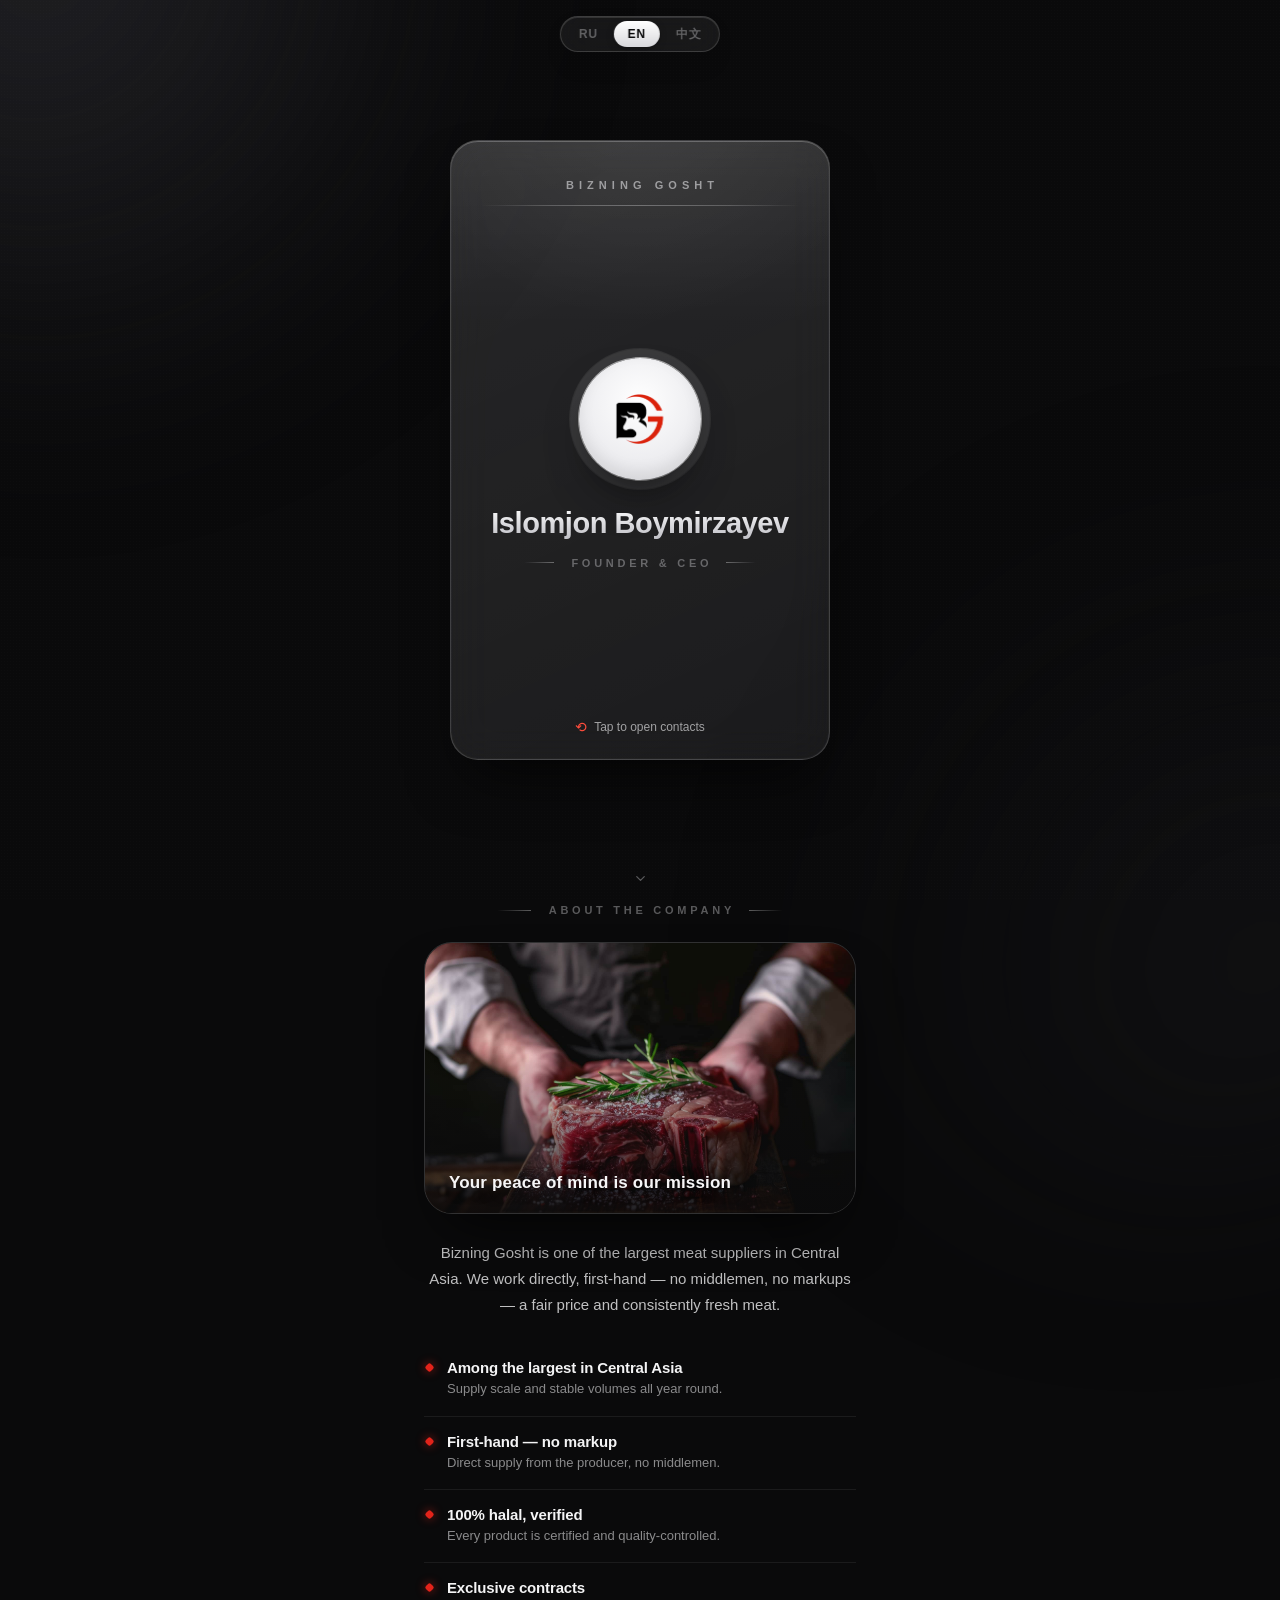
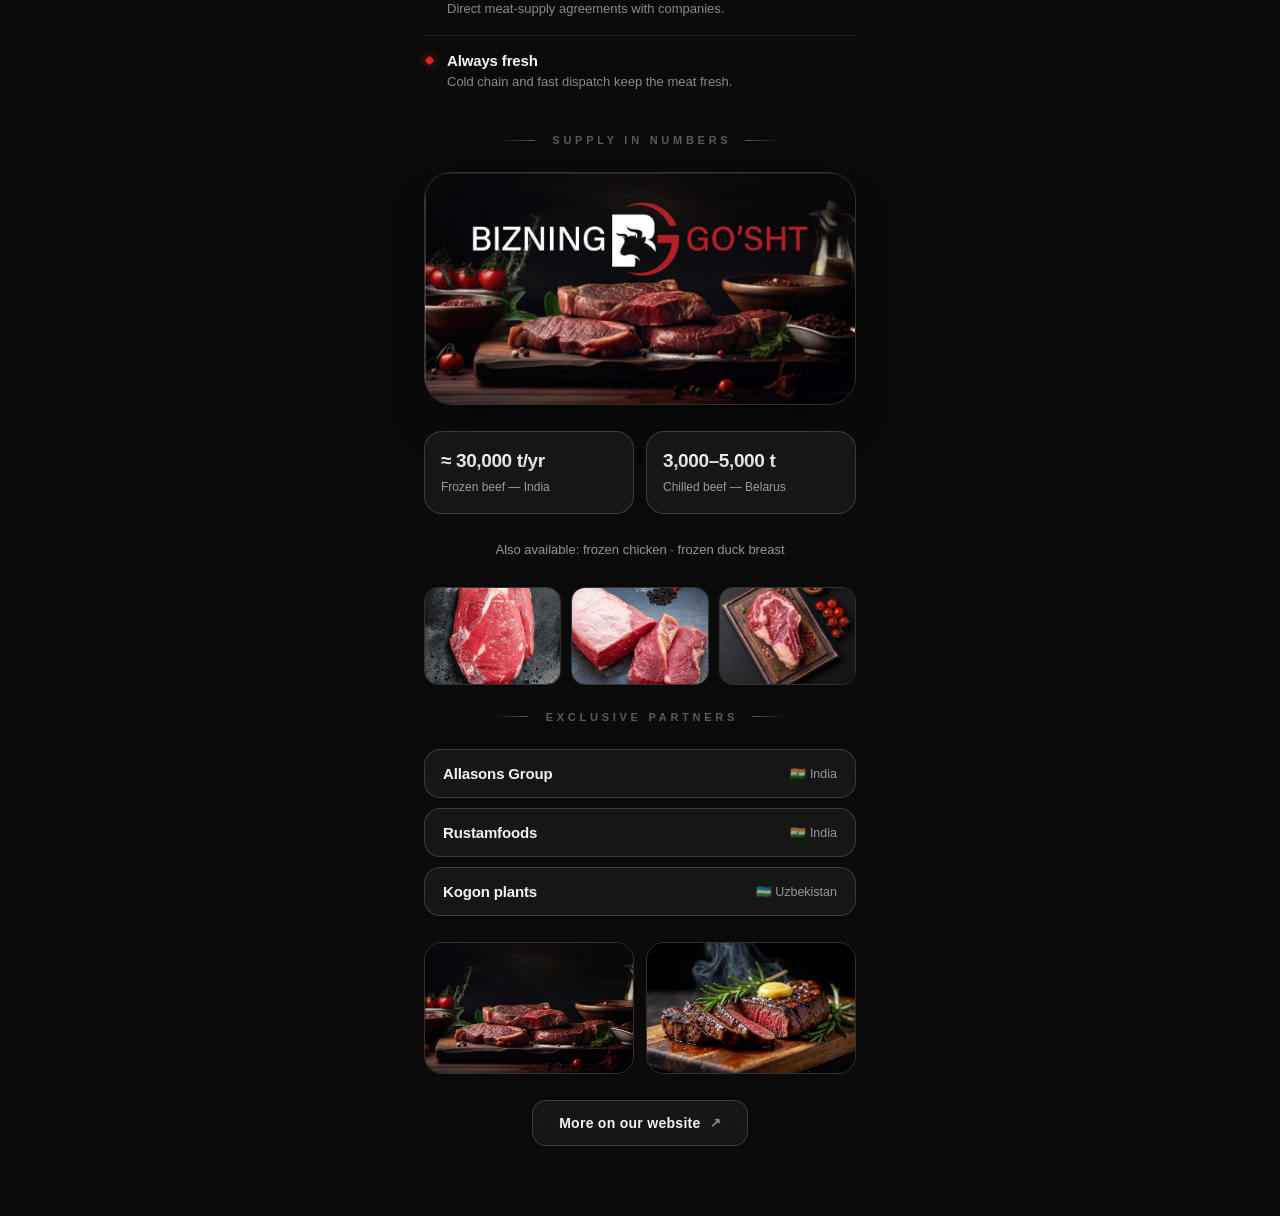
<file: index.html>
<!DOCTYPE html>
<html lang="ru">
<head>
    <meta charset="UTF-8">
    <meta name="viewport" content="width=device-width, initial-scale=1.0, viewport-fit=cover">
    <meta name="theme-color" content="#0a0a0b">
    <meta name="apple-mobile-web-app-capable" content="yes">
    <meta name="apple-mobile-web-app-status-bar-style" content="black-translucent">

    <title>Islomjon Boymirzayev — Bizning Gosht</title>
    <meta name="description" content="Цифровая визитка · Islomjon Boymirzayev · Founder &amp; CEO, Bizning Gosht">

    <!-- Красивый предпросмотр при отправке ссылки в Telegram / WhatsApp -->
    <meta property="og:title" content="Islomjon Boymirzayev — Bizning Gosht">
    <meta property="og:description" content="Founder &amp; CEO, Bizning Gosht. Нажмите, чтобы сохранить контакт.">
    <meta property="og:image" content="logo.png">
    <meta property="og:type" content="profile">

    <link rel="icon" type="image/png" href="logo.png">
    <link rel="apple-touch-icon" href="logo.png">
    <link rel="stylesheet" href="main.css">
</head>
<body>

    <div class="bg-blob bg-blob--1" aria-hidden="true"></div>
    <div class="bg-blob bg-blob--2" aria-hidden="true"></div>
    <div class="bg-grain" aria-hidden="true"></div>

    <div class="lang" role="group" aria-label="Язык / Language / 语言">
        <button class="lang__btn" type="button" data-lang="ru" aria-pressed="false">RU</button>
        <button class="lang__btn" type="button" data-lang="en" aria-pressed="false">EN</button>
        <button class="lang__btn" type="button" data-lang="zh" aria-pressed="false">中文</button>
    </div>

    <main class="scene">
        <div class="card" id="card" role="button" tabindex="0"
             aria-label="Визитка. Нажмите, чтобы перевернуть">

            <!-- ЛИЦЕВАЯ СТОРОНА -->
            <section class="face face--front">
                <div class="face__glow" aria-hidden="true"></div>

                <div class="brandbar">
                    <span class="brandbar__name">Bizning Gosht</span>
                    <span class="brandbar__rule" aria-hidden="true"></span>
                </div>

                <div class="front-center">
                    <div class="logo-badge">
                        <img src="logo.png" alt="Логотип Bizning Gosht">
                    </div>

                    <div class="identity">
                        <h1 class="identity__name">Islomjon&nbsp;Boymirzayev</h1>
                        <p class="identity__title">
                            <span class="identity__rule" aria-hidden="true"></span>
                            Founder &amp; CEO
                            <span class="identity__rule" aria-hidden="true"></span>
                        </p>
                    </div>
                </div>

                <span class="flip-hint">
                    <span class="flip-hint__icon" aria-hidden="true">⟲</span>
                    <span class="flip-hint__txt" data-i18n="flipFront">Нажмите, чтобы открыть контакты</span>
                </span>
            </section>

            <!-- ОБРАТНАЯ СТОРОНА -->
            <section class="face face--back">
                <div class="face__glow" aria-hidden="true"></div>

                <header class="back-head">
                    <span class="back-head__brand">Bizning Gosht</span>
                    <span class="back-head__sub" data-i18n="contacts">Контакты</span>
                </header>

                <div class="contacts">
                    <a class="contact" href="tel:+998946666664" data-noflip>
                        <span class="contact__ic" aria-hidden="true">
                            <svg viewBox="0 0 24 24" width="20" height="20"><path fill="currentColor" d="M6.6 2h3.1l1.6 4-2.1 1.5a13 13 0 0 0 5.8 5.8L16.5 11l4 1.6v3.1c0 1-.8 1.9-1.9 1.8C9.7 17 4 11.3 3.1 2.9 3 1.8 3.9 1 4.9 1z"/></svg>
                        </span>
                        <span class="contact__txt">
                            <small data-i18n="lblPhone">Телефон</small>
                            +998 94 666 66 64
                        </span>
                    </a>

                    <a class="contact" href="mailto:ceo@bizninggosht.uz" data-noflip>
                        <span class="contact__ic" aria-hidden="true">
                            <svg viewBox="0 0 24 24" width="20" height="20"><path fill="currentColor" d="M3 5h18a1 1 0 0 1 1 1v12a1 1 0 0 1-1 1H3a1 1 0 0 1-1-1V6a1 1 0 0 1 1-1zm9 7L4 7v1l8 5 8-5V7z"/></svg>
                        </span>
                        <span class="contact__txt">
                            <small data-i18n="lblEmail">Email</small>
                            ceo@bizninggosht.uz
                        </span>
                    </a>

                    <a class="contact" href="https://t.me/MBimporteRs" target="_blank" rel="noopener" data-noflip>
                        <span class="contact__ic" aria-hidden="true">
                            <svg viewBox="0 0 24 24" width="20" height="20"><path fill="currentColor" d="M21.9 4.3 18.6 19c-.2 1-.9 1.3-1.8.8l-4.9-3.6-2.4 2.3c-.3.3-.5.5-1 .5l.4-5 9-8.1c.4-.3-.1-.5-.6-.2L6.2 13.1l-4.8-1.5c-1-.3-1-1 .2-1.5l18.8-7.2c.9-.3 1.6.2 1.5 1.4z"/></svg>
                        </span>
                        <span class="contact__txt">
                            <small data-i18n="lblTelegram">Telegram</small>
                            @MBimporteRs
                        </span>
                    </a>
                </div>

                <div class="qr">
                    <div class="qr__tile">
                        <img src="qr.svg" alt="QR-код с контактом Islomjon Boymirzayev">
                    </div>
                    <span class="qr__cap" data-i18n="qrCap">Наведите камеру — контакт сохранится сам</span>
                </div>

                <button class="save-btn" type="button" data-noflip>
                    <svg class="save-btn__ic save-btn__ic--save" viewBox="0 0 24 24" width="18" height="18" aria-hidden="true"><path fill="currentColor" d="M12 3v9.6l3.3-3.3 1.4 1.4L12 16.4 7.3 10.7l1.4-1.4L12 12.6V3zM5 18h14v2H5z"/></svg>
                    <svg class="save-btn__ic save-btn__ic--done" viewBox="0 0 24 24" width="18" height="18" aria-hidden="true"><path fill="currentColor" d="M9.6 16.2 4.8 11.4l1.4-1.4 3.4 3.4 8-8L19 6.8z"/></svg>
                    <span class="save-btn__txt" data-i18n="save">Сохранить контакт</span>
                </button>

                <span class="flip-hint flip-hint--back">
                    <span class="flip-hint__icon" aria-hidden="true">⟲</span>
                    <span class="flip-hint__txt" data-i18n="back">Назад</span>
                </span>
            </section>
        </div>
    </main>

    <script>
        window.CARD = {
            family: "Boymirzayev",
            given:  "Islomjon",
            fn:     "Islomjon Boymirzayev",
            org:    "Bizning Gosht",
            title:  "Founder & CEO",
            tel:    "+998946666664",
            email:  "ceo@bizninggosht.uz",
            url:    "https://t.me/MBimporteRs",
            file:   "Islomjon_Boymirzayev.vcf",
        };
    </script>
    <script src="main.js"></script>
</body>
</html>
</file>
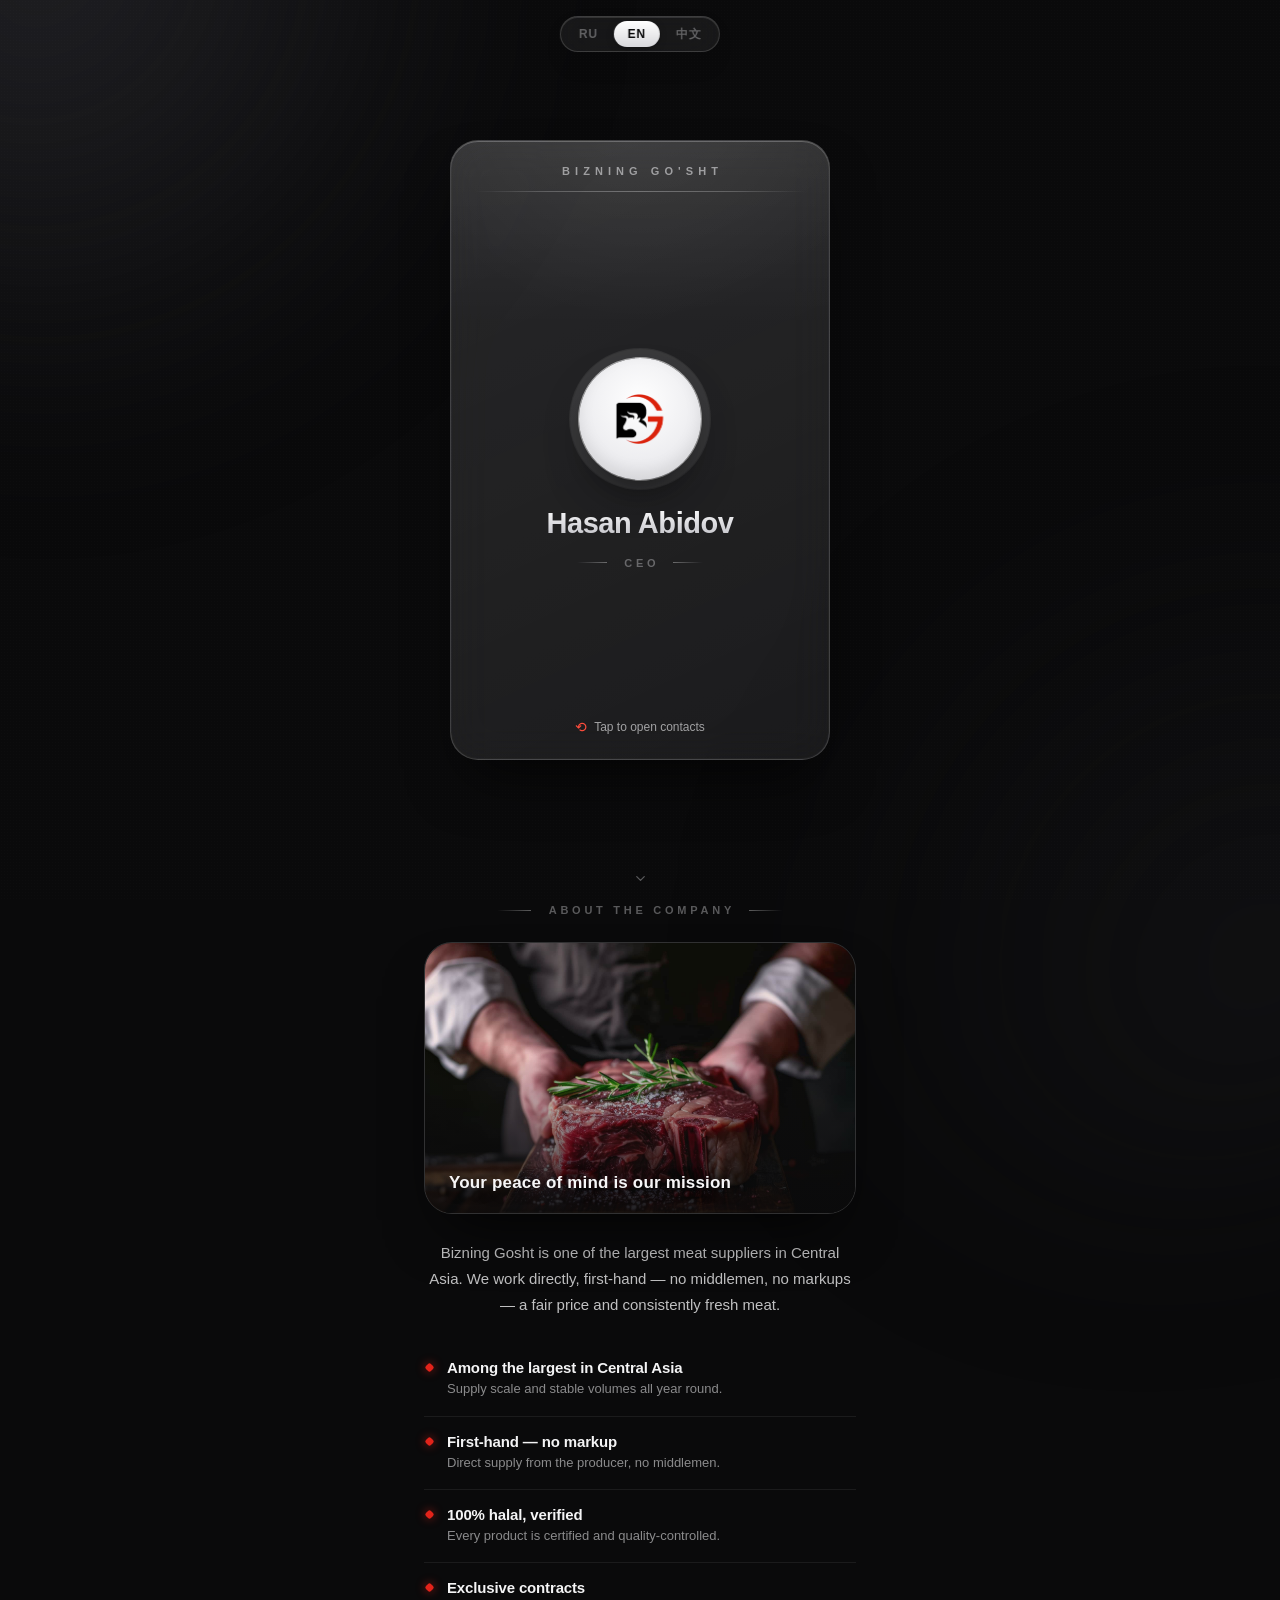
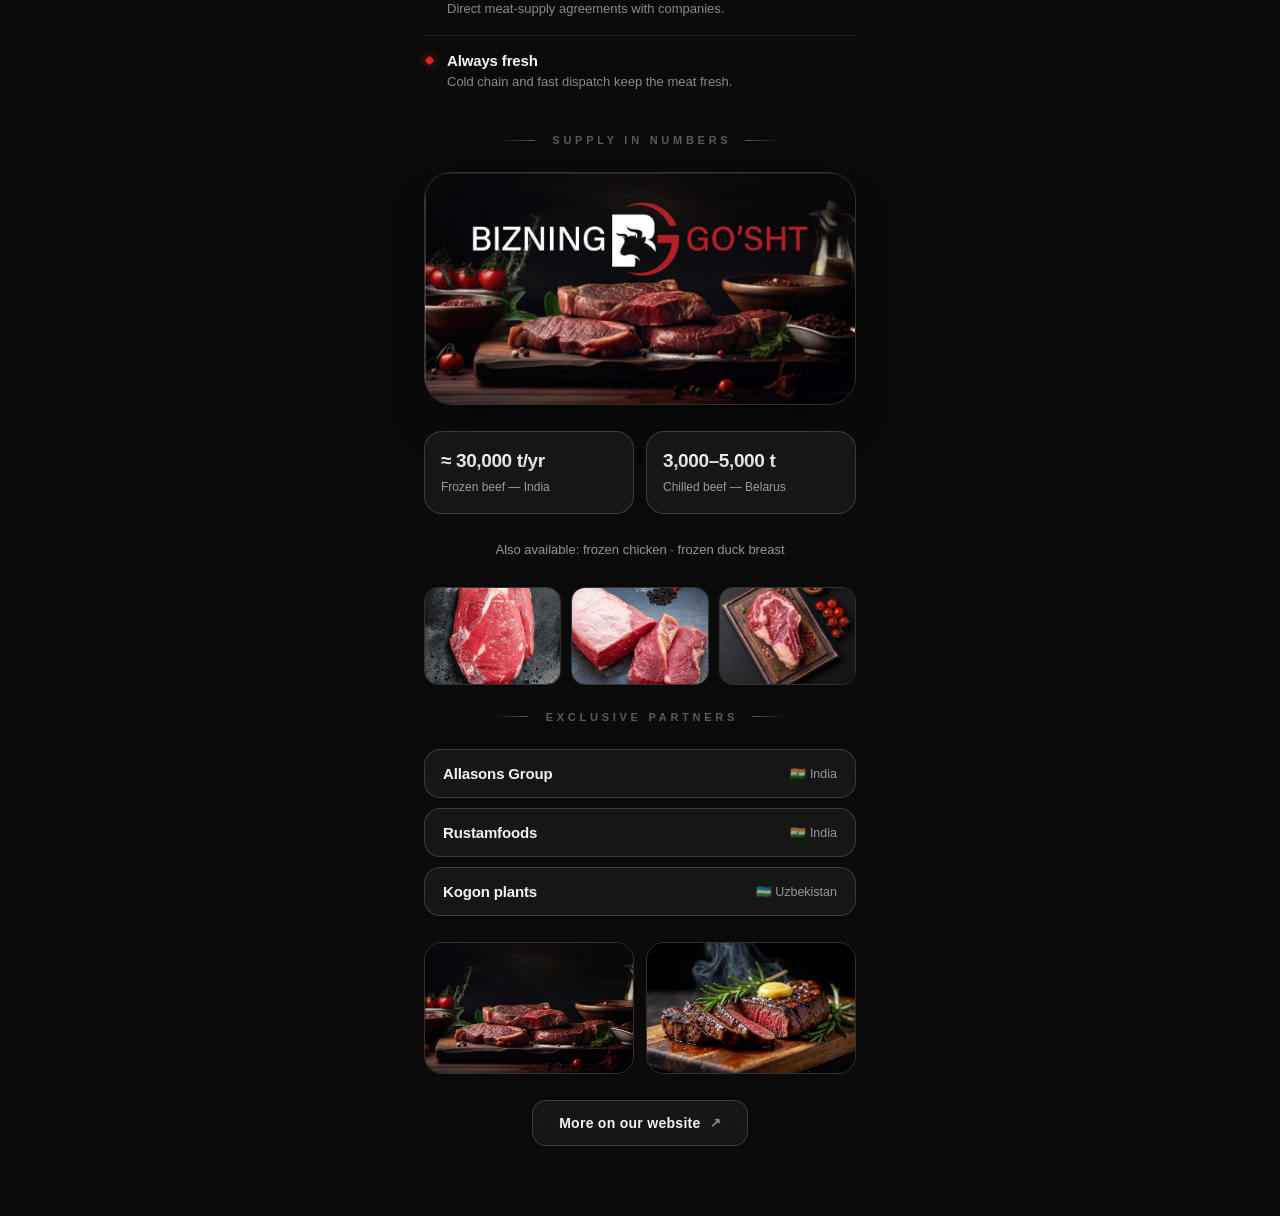
<file: hasan.html>
<!DOCTYPE html>
<html lang="ru">
<head>
    <meta charset="UTF-8">
    <meta name="viewport" content="width=device-width, initial-scale=1.0, viewport-fit=cover">
    <meta name="theme-color" content="#0a0a0b">
    <meta name="apple-mobile-web-app-capable" content="yes">
    <meta name="apple-mobile-web-app-status-bar-style" content="black-translucent">

    <title>Hasan Abidov — Bizning Go'sht</title>
    <meta name="description" content="Цифровая визитка · Hasan Abidov · CEO, Bizning Go'sht">

    <!-- Красивый предпросмотр при отправке ссылки в Telegram / WhatsApp -->
    <meta property="og:title" content="Hasan Abidov — Bizning Go'sht">
    <meta property="og:description" content="CEO, Bizning Go'sht. Нажмите, чтобы сохранить контакт.">
    <meta property="og:image" content="logo.png">
    <meta property="og:type" content="profile">

    <link rel="icon" type="image/png" href="logo.png">
    <link rel="apple-touch-icon" href="logo.png">
    <link rel="stylesheet" href="main.css">
</head>
<body class="v-hasan">

    <div class="bg-blob bg-blob--1" aria-hidden="true"></div>
    <div class="bg-blob bg-blob--2" aria-hidden="true"></div>
    <div class="bg-grain" aria-hidden="true"></div>

    <div class="lang" role="group" aria-label="Язык / Language / 语言">
        <button class="lang__btn" type="button" data-lang="ru" aria-pressed="false">RU</button>
        <button class="lang__btn" type="button" data-lang="en" aria-pressed="false">EN</button>
        <button class="lang__btn" type="button" data-lang="zh" aria-pressed="false">中文</button>
    </div>

    <main class="scene">
        <div class="card" id="card" role="button" tabindex="0"
             aria-label="Визитка. Нажмите, чтобы перевернуть">

            <!-- ЛИЦЕВАЯ СТОРОНА -->
            <section class="face face--front">
                <div class="face__glow" aria-hidden="true"></div>

                <div class="brandbar">
                    <span class="brandbar__name">Bizning Go'sht</span>
                    <span class="brandbar__rule" aria-hidden="true"></span>
                </div>

                <div class="front-center">
                    <div class="logo-badge">
                        <img src="logo.png" alt="Логотип Bizning Go'sht">
                    </div>

                    <div class="identity">
                        <h1 class="identity__name">Hasan&nbsp;Abidov</h1>
                        <p class="identity__title">
                            <span class="identity__rule" aria-hidden="true"></span>
                            CEO
                            <span class="identity__rule" aria-hidden="true"></span>
                        </p>
                    </div>
                </div>

                <span class="flip-hint">
                    <span class="flip-hint__icon" aria-hidden="true">⟲</span>
                    <span class="flip-hint__txt" data-i18n="flipFront">Нажмите, чтобы открыть контакты</span>
                </span>
            </section>

            <!-- ОБРАТНАЯ СТОРОНА -->
            <section class="face face--back">
                <div class="face__glow" aria-hidden="true"></div>

                <header class="back-head">
                    <span class="back-head__brand">Bizning Go'sht</span>
                    <span class="back-head__sub" data-i18n="contacts">Контакты</span>
                </header>

                <div class="contacts">
                    <a class="contact" href="tel:+998990920030" data-noflip>
                        <span class="contact__ic" aria-hidden="true">
                            <svg viewBox="0 0 24 24" width="20" height="20"><path fill="currentColor" d="M6.6 2h3.1l1.6 4-2.1 1.5a13 13 0 0 0 5.8 5.8L16.5 11l4 1.6v3.1c0 1-.8 1.9-1.9 1.8C9.7 17 4 11.3 3.1 2.9 3 1.8 3.9 1 4.9 1z"/></svg>
                        </span>
                        <span class="contact__txt">
                            <small data-i18n="lblPhone">Телефон</small>
                            +998 99 092 00 30
                        </span>
                    </a>

                    <a class="contact" href="mailto:ceo@bizninggosht.uz" data-noflip>
                        <span class="contact__ic" aria-hidden="true">
                            <svg viewBox="0 0 24 24" width="20" height="20"><path fill="currentColor" d="M3 5h18a1 1 0 0 1 1 1v12a1 1 0 0 1-1 1H3a1 1 0 0 1-1-1V6a1 1 0 0 1 1-1zm9 7L4 7v1l8 5 8-5V7z"/></svg>
                        </span>
                        <span class="contact__txt">
                            <small data-i18n="lblEmail">Email</small>
                            ceo@bizninggosht.uz
                        </span>
                    </a>

                    <a class="contact" href="https://t.me/bizninggosht_uz" target="_blank" rel="noopener" data-noflip>
                        <span class="contact__ic" aria-hidden="true">
                            <svg viewBox="0 0 24 24" width="20" height="20"><path fill="currentColor" d="M21.9 4.3 18.6 19c-.2 1-.9 1.3-1.8.8l-4.9-3.6-2.4 2.3c-.3.3-.5.5-1 .5l.4-5 9-8.1c.4-.3-.1-.5-.6-.2L6.2 13.1l-4.8-1.5c-1-.3-1-1 .2-1.5l18.8-7.2c.9-.3 1.6.2 1.5 1.4z"/></svg>
                        </span>
                        <span class="contact__txt">
                            <small data-i18n="lblTelegram">Telegram</small>
                            @bizninggosht_uz
                        </span>
                    </a>

                    <a class="contact" href="https://wa.me/998990920030" target="_blank" rel="noopener" data-noflip>
                        <span class="contact__ic" aria-hidden="true">
                            <svg viewBox="0 0 24 24" width="20" height="20"><path fill="currentColor" d="M.06 24l1.69-6.16a11.87 11.87 0 0 1-1.6-5.95C.16 5.34 5.5 0 12.06 0a11.82 11.82 0 0 1 8.41 3.49 11.82 11.82 0 0 1 3.48 8.42c0 6.56-5.34 11.9-11.9 11.9a11.9 11.9 0 0 1-5.69-1.45L.06 24zM6.6 20.2c1.68 1 3.28 1.6 5.4 1.6 5.46 0 9.9-4.44 9.9-9.9a9.84 9.84 0 0 0-2.9-7 9.81 9.81 0 0 0-7-2.9c-5.46 0-9.9 4.44-9.9 9.9 0 2.2.65 3.85 1.74 5.58l-1 3.66 3.76-.94zM17.9 14.7c-.07-.12-.27-.2-.57-.35-.3-.15-1.76-.87-2.03-.97-.27-.1-.47-.15-.67.15-.2.3-.77.96-.94 1.16-.17.2-.35.22-.64.07-.3-.15-1.25-.46-2.38-1.47-.88-.78-1.47-1.75-1.64-2.05-.17-.3-.02-.46.13-.6.13-.14.3-.35.45-.52.15-.17.2-.3.3-.5.1-.2.05-.37-.02-.52-.07-.15-.67-1.6-.92-2.2-.24-.58-.49-.5-.67-.5l-.57-.01c-.2 0-.52.07-.8.37-.27.3-1.04 1.02-1.04 2.48 0 1.46 1.07 2.88 1.22 3.08.15.2 2.1 3.2 5.07 4.49.71.3 1.26.49 1.69.62.71.23 1.36.2 1.87.12.57-.08 1.76-.72 2-1.41.25-.7.25-1.29.17-1.42z"/></svg>
                        </span>
                        <span class="contact__txt">
                            <small>WhatsApp</small>
                            +998 99 092 00 30
                        </span>
                    </a>

                    <a class="contact" href="https://bizninggosht.uz" target="_blank" rel="noopener" data-noflip>
                        <span class="contact__ic" aria-hidden="true">
                            <svg viewBox="0 0 24 24" width="20" height="20"><path fill="currentColor" d="M12 2a10 10 0 1 0 0 20 10 10 0 0 0 0-20zm6.9 6h-2.9a15.7 15.7 0 0 0-1.3-3.2A8 8 0 0 1 18.9 8zM12 4.1c.8 1.1 1.5 2.4 1.9 3.9h-3.8c.4-1.5 1.1-2.8 1.9-3.9zM4.3 14a8 8 0 0 1 0-4h3.3a18 18 0 0 0 0 4zm.8 2h2.9c.3 1.2.8 2.3 1.3 3.2A8 8 0 0 1 5.1 16zm2.9-8H5.1a8 8 0 0 1 4.2-3.2C8.8 5.7 8.3 6.8 8 8zm4 12c-.8-1.1-1.5-2.4-1.9-4h3.8c-.4 1.6-1.1 2.9-1.9 4zm2.3-6H9.7a16 16 0 0 1 0-4h4.6a16 16 0 0 1 0 4zm.4 5.2c.5-.9 1-2 1.3-3.2h2.9a8 8 0 0 1-4.2 3.2zM16.4 14a18 18 0 0 0 0-4h3.3a8 8 0 0 1 0 4z"/></svg>
                        </span>
                        <span class="contact__txt">
                            <small data-i18n="lblWebsite">Сайт</small>
                            bizninggosht.uz
                        </span>
                    </a>
                </div>

                <p class="bizinfo" data-i18n="addr">Ташкент · Ойбек 50/54 · Пн–Сб 9:00–22:00</p>

                <div class="qr">
                    <div class="qr__tile">
                        <img src="qr-hasan.svg" alt="QR-код с контактом Hasan Abidov">
                    </div>
                    <span class="qr__cap" data-i18n="qrCap">Наведите камеру — контакт сохранится сам</span>
                </div>

                <button class="save-btn" type="button" data-noflip>
                    <svg class="save-btn__ic save-btn__ic--save" viewBox="0 0 24 24" width="18" height="18" aria-hidden="true"><path fill="currentColor" d="M12 3v9.6l3.3-3.3 1.4 1.4L12 16.4 7.3 10.7l1.4-1.4L12 12.6V3zM5 18h14v2H5z"/></svg>
                    <svg class="save-btn__ic save-btn__ic--done" viewBox="0 0 24 24" width="18" height="18" aria-hidden="true"><path fill="currentColor" d="M9.6 16.2 4.8 11.4l1.4-1.4 3.4 3.4 8-8L19 6.8z"/></svg>
                    <span class="save-btn__txt" data-i18n="save">Сохранить контакт</span>
                </button>

                <span class="flip-hint flip-hint--back">
                    <span class="flip-hint__icon" aria-hidden="true">⟲</span>
                    <span class="flip-hint__txt" data-i18n="back">Назад</span>
                </span>
            </section>
        </div>
    </main>

    <script>
        window.CARD = {
            family: "Abidov",
            given:  "Hasan",
            fn:     "Hasan Abidov",
            org:    "Bizning Go'sht",
            title:  "CEO",
            tel:    "+998990920030",
            email:  "ceo@bizninggosht.uz",
            url:    "https://bizninggosht.uz",
            extra: [
                "URL:https://t.me/bizninggosht_uz",
                "X-SOCIALPROFILE;TYPE=whatsapp:https://wa.me/998990920030",
                "ADR;TYPE=WORK:;;Oybek 50/57;Tashkent;;;Uzbekistan",
            ],
            file:   "Hasan_Abidov.vcf",
        };
    </script>
    <script src="main.js"></script>
</body>
</html>
</file>
<file: main.css>
:root {
    --red: #e2231a;
    --red-soft: #ff4d3d;
    --ink: #0a0a0b;
    --glass: rgba(255, 255, 255, 0.07);
    --glass-strong: rgba(255, 255, 255, 0.12);
    --stroke: rgba(255, 255, 255, 0.16);
    --text: #f4f4f5;
    --muted: rgba(244, 244, 245, 0.62);
    --silver: rgba(244, 244, 245, 0.55);
    --silver-dim: rgba(244, 244, 245, 0.34);
    --hairline: rgba(255, 255, 255, 0.22);
    --radius: 28px;
    --font: -apple-system, BlinkMacSystemFont, "SF Pro Display", "Segoe UI",
            Roboto, "Helvetica Neue", Arial, sans-serif;
}

* { box-sizing: border-box; margin: 0; padding: 0; }

html { height: 100%; }

body {
    font-family: var(--font);
    background: var(--ink);
    color: var(--text);
    min-height: 100svh;
    overflow-x: hidden;
    position: relative;
    -webkit-font-smoothing: antialiased;
}

/* ---------- Размытый фон ---------- */
.bg-blob {
    position: fixed;
    width: 60vmax;
    height: 60vmax;
    border-radius: 50%;
    filter: blur(95px);
    opacity: 0.5;
    z-index: 0;
    pointer-events: none;
    will-change: transform;
}
.bg-blob--1 {
    background: radial-gradient(circle at 30% 30%, #3c3c43 0%, transparent 65%);
    top: -22vmax; left: -16vmax;
    animation: drift1 18s ease-in-out infinite alternate;
}
.bg-blob--2 {
    background: radial-gradient(circle at 70% 70%, #18181b 0%, transparent 65%);
    bottom: -24vmax; right: -18vmax;
    animation: drift2 22s ease-in-out infinite alternate;
}
.bg-grain {
    position: fixed;
    inset: 0;
    z-index: 0;
    pointer-events: none;
    opacity: 0.35;
    background-image: radial-gradient(rgba(255,255,255,0.04) 1px, transparent 1px);
    background-size: 3px 3px;
}

@keyframes drift1 {
    to { transform: translate3d(8vmax, 6vmax, 0) scale(1.15); }
}
@keyframes drift2 {
    to { transform: translate3d(-7vmax, -5vmax, 0) scale(1.12); }
}

/* ---------- Сцена и 3D-переворот ---------- */
.scene {
    position: relative;
    z-index: 1;
    width: 100%;
    min-height: 100svh;
    display: flex;
    align-items: center;
    justify-content: center;
    padding: 24px;
    perspective: 1600px;
}

.card {
    position: relative;
    width: clamp(300px, 86vw, 380px);
    height: clamp(500px, 80svh, 620px);
    transform-style: preserve-3d;
    transition: transform 0.9s cubic-bezier(0.22, 1, 0.36, 1);
    cursor: pointer;
    outline: none;
}
.card.is-flipped { transform: rotateY(180deg); }
.card:focus-visible { outline: 2px solid var(--red-soft); outline-offset: 8px; border-radius: var(--radius); }

/* ---------- Стеклянные стороны ---------- */
.face {
    position: absolute;
    inset: 0;
    backface-visibility: hidden;
    -webkit-backface-visibility: hidden;
    border-radius: var(--radius);
    padding: 38px 30px;
    display: flex;
    flex-direction: column;
    align-items: center;
    overflow: hidden;
    background: linear-gradient(155deg, var(--glass-strong), var(--glass));
    border: 1px solid var(--stroke);
    box-shadow:
        0 30px 60px -20px rgba(0, 0, 0, 0.7),
        inset 0 1px 0 rgba(255, 255, 255, 0.22),
        inset 0 0 0 1px rgba(255, 255, 255, 0.03);
    -webkit-backdrop-filter: blur(22px) saturate(160%);
    backdrop-filter: blur(22px) saturate(160%);
}
.face--front { justify-content: flex-start; gap: 0; }
.face--back  { transform: rotateY(180deg); justify-content: flex-start; gap: 18px; }

/* блик на стекле */
.face__glow {
    position: absolute;
    top: -40%;
    left: -30%;
    width: 160%;
    height: 90%;
    pointer-events: none;
}
.face--front .face__glow {
    top: -46%;
    left: -25%;
    width: 150%;
    height: 80%;
    background: radial-gradient(ellipse at center, rgba(255, 255, 255, 0.07), transparent 62%);
}
.face--back .face__glow {
    background: radial-gradient(ellipse at center, rgba(226, 35, 26, 0.25), transparent 60%);
}
.face::after {
    content: "";
    position: absolute;
    inset: 0;
    border-radius: inherit;
    background: linear-gradient(180deg, rgba(255,255,255,0.06), transparent 30%);
    pointer-events: none;
}

/* ---------- Лицевая сторона ---------- */
.brandbar {
    width: 100%;
    display: flex;
    flex-direction: column;
    align-items: center;
    gap: 14px;
    z-index: 1;
}
.brandbar__name {
    font-size: 11px;
    font-weight: 600;
    letter-spacing: 0.46em;
    text-indent: 0.46em;
    text-transform: uppercase;
    color: var(--silver);
}
.brandbar__rule {
    width: 100%;
    height: 1px;
    background: linear-gradient(90deg,
        transparent,
        var(--hairline) 22%,
        rgba(255, 255, 255, 0.3) 50%,
        var(--hairline) 78%,
        transparent);
}

.front-center {
    flex: 1;
    width: 100%;
    display: flex;
    flex-direction: column;
    align-items: center;
    justify-content: center;
    gap: 26px;
    z-index: 1;
}

.logo-badge {
    width: 122px;
    height: 122px;
    border-radius: 50%;
    display: flex;
    align-items: center;
    justify-content: center;
    background: radial-gradient(circle at 50% 36%, #ffffff, #ededf0 60%, #dedee2);
    box-shadow:
        0 22px 46px -16px rgba(0, 0, 0, 0.72),
        0 0 0 1px rgba(255, 255, 255, 0.55),
        0 0 0 9px rgba(255, 255, 255, 0.035),
        0 0 0 10px rgba(255, 255, 255, 0.07),
        inset 0 -7px 16px rgba(0, 0, 0, 0.08);
    z-index: 1;
}
.logo-badge img { width: 76%; height: auto; display: block; }

.identity { text-align: center; z-index: 1; }
.identity__name {
    font-size: clamp(24px, 6.6vw, 29px);
    font-weight: 700;
    letter-spacing: -0.015em;
    line-height: 1.18;
    background: linear-gradient(180deg, #ffffff 0%, #d8d8dc 56%, #bdbdc3 100%);
    -webkit-background-clip: text;
    background-clip: text;
    color: transparent;
    -webkit-text-fill-color: transparent;
}
.identity__title {
    display: flex;
    align-items: center;
    justify-content: center;
    gap: 14px;
    margin-top: 16px;
    font-size: 11px;
    font-weight: 600;
    letter-spacing: 0.34em;
    text-indent: 0.34em;
    text-transform: uppercase;
    color: var(--silver-dim);
}
.identity__rule {
    width: 30px;
    height: 1px;
    background: linear-gradient(90deg, transparent, rgba(255, 255, 255, 0.34));
}
.identity__rule:last-child {
    background: linear-gradient(90deg, rgba(255, 255, 255, 0.34), transparent);
}

/* ---------- Подсказка переворота ---------- */
.flip-hint {
    position: absolute;
    bottom: 24px;
    left: 0; right: 0;
    text-align: center;
    font-size: 12px;
    color: var(--muted);
    display: flex;
    align-items: center;
    justify-content: center;
    gap: 7px;
    z-index: 1;
}
.flip-hint__icon {
    display: inline-block;
    font-size: 14px;
    color: var(--red-soft);
    animation: spin 4s linear infinite;
}
@keyframes spin { to { transform: rotate(360deg); } }

/* ---------- Обратная сторона ---------- */
.back-head { text-align: center; z-index: 1; margin-top: 4px; }
.back-head__brand {
    display: block;
    font-size: 18px;
    font-weight: 700;
    letter-spacing: 0.02em;
}
.back-head__sub {
    display: block;
    margin-top: 4px;
    font-size: 11px;
    letter-spacing: 0.28em;
    text-transform: uppercase;
    color: var(--red-soft);
}

.contacts {
    width: 100%;
    display: flex;
    flex-direction: column;
    gap: 10px;
    z-index: 1;
}
.contact {
    display: flex;
    align-items: center;
    gap: 14px;
    padding: 12px 14px;
    border-radius: 16px;
    background: rgba(255, 255, 255, 0.05);
    border: 1px solid var(--stroke);
    color: var(--text);
    text-decoration: none;
    transition: transform 0.18s ease, background 0.18s ease, border-color 0.18s ease;
}
.contact:hover, .contact:active {
    transform: translateY(-2px);
    background: rgba(226, 35, 26, 0.14);
    border-color: rgba(255, 77, 61, 0.45);
}
.contact__ic {
    flex: none;
    width: 38px; height: 38px;
    border-radius: 11px;
    display: flex; align-items: center; justify-content: center;
    background: rgba(226, 35, 26, 0.16);
    color: var(--red-soft);
}
.contact__txt {
    display: flex;
    flex-direction: column;
    font-size: 15px;
    font-weight: 600;
    overflow: hidden;
    white-space: nowrap;
    text-overflow: ellipsis;
}
.contact__txt small {
    font-size: 11px;
    font-weight: 500;
    letter-spacing: 0.1em;
    text-transform: uppercase;
    color: var(--muted);
    margin-bottom: 2px;
}

/* ---------- QR ---------- */
.qr {
    z-index: 1;
    display: flex;
    flex-direction: column;
    align-items: center;
    gap: 8px;
    margin-top: 2px;
}
.qr__tile {
    width: 116px;
    height: 116px;
    padding: 9px;
    border-radius: 16px;
    background: #ffffff;
    box-shadow: 0 10px 22px -10px rgba(0, 0, 0, 0.6), 0 0 0 1px rgba(255,255,255,0.5);
}
.qr__tile img { width: 100%; height: 100%; display: block; }
.qr__cap { font-size: 11px; color: var(--muted); text-align: center; }

.bizinfo {
    z-index: 1;
    margin-top: 2px;
    font-size: 11px;
    letter-spacing: 0.02em;
    color: var(--silver-dim);
    text-align: center;
}

/* ---------- Кнопка сохранения ---------- */
.save-btn {
    margin-top: auto;
    width: 100%;
    padding: 15px 20px;
    border: none;
    border-radius: 16px;
    font-family: var(--font);
    font-size: 15px;
    font-weight: 700;
    letter-spacing: 0.01em;
    color: #fff;
    background: linear-gradient(135deg, var(--red-soft), var(--red));
    box-shadow: 0 14px 30px -10px rgba(226, 35, 26, 0.8),
                inset 0 1px 0 rgba(255, 255, 255, 0.3);
    display: flex;
    align-items: center;
    justify-content: center;
    gap: 9px;
    cursor: pointer;
    transition: transform 0.16s ease, box-shadow 0.16s ease, filter 0.16s ease;
    z-index: 1;
}
.save-btn:hover { transform: translateY(-2px); filter: brightness(1.05); }
.save-btn:active { transform: translateY(0) scale(0.99); }
.save-btn.is-done {
    background: linear-gradient(135deg, #1f9d55, #157a40);
    box-shadow: 0 14px 30px -12px rgba(31, 157, 85, 0.75);
}
.save-btn__ic { flex: none; }
.save-btn__ic--done { display: none; }
.save-btn.is-done .save-btn__ic--save { display: none; }
.save-btn.is-done .save-btn__ic--done { display: inline-block; }

.flip-hint--back { bottom: 16px; }

/* ---------- Переключатель языка ---------- */
.lang {
    position: fixed;
    top: calc(env(safe-area-inset-top, 0px) + 16px);
    left: 50%;
    transform: translateX(-50%);
    z-index: 5;
    display: flex;
    gap: 2px;
    padding: 4px;
    border-radius: 999px;
    background: rgba(255, 255, 255, 0.06);
    border: 1px solid var(--stroke);
    -webkit-backdrop-filter: blur(18px) saturate(150%);
    backdrop-filter: blur(18px) saturate(150%);
    box-shadow:
        0 12px 30px -16px rgba(0, 0, 0, 0.75),
        inset 0 1px 0 rgba(255, 255, 255, 0.12);
}
.lang__btn {
    -webkit-appearance: none;
    appearance: none;
    border: none;
    background: transparent;
    color: var(--silver-dim);
    font-family: var(--font);
    font-size: 12px;
    font-weight: 600;
    letter-spacing: 0.06em;
    line-height: 1;
    padding: 7px 14px;
    border-radius: 999px;
    cursor: pointer;
    transition: color 0.2s ease, background 0.2s ease, box-shadow 0.2s ease;
}
.lang__btn:hover { color: var(--text); }
.lang__btn.is-active {
    color: #0a0a0b;
    background: linear-gradient(180deg, #ffffff, #d8d8dc);
    box-shadow: 0 2px 8px -3px rgba(0, 0, 0, 0.55);
}
.lang__btn:focus-visible {
    outline: 2px solid var(--silver);
    outline-offset: 2px;
}

/* ---------- Китайский: тоньше трекинг у разрядки ---------- */
html[lang="zh"] .identity__title { letter-spacing: 0.14em; text-indent: 0; }
html[lang="zh"] .back-head__sub { letter-spacing: 0.16em; }
html[lang="zh"] .contact__txt small { letter-spacing: 0.04em; }

/* ---------- Карточка Hasan: плотнее (5 контактов + адрес/часы) ---------- */
.v-hasan .face { padding: 24px 24px; }
.v-hasan .face--back { gap: 10px; }
.v-hasan .contacts { gap: 7px; }
.v-hasan .contact { padding: 9px 13px; gap: 12px; }
.v-hasan .contact__ic { width: 32px; height: 32px; border-radius: 10px; }
.v-hasan .contact__txt { font-size: 14px; }
.v-hasan .contact__txt small { font-size: 10px; margin-bottom: 1px; }
.v-hasan .bizinfo { font-size: 10px; }
.v-hasan .qr__tile { width: 88px; height: 88px; }
.v-hasan .qr__cap { font-size: 10px; }

/* ---------- Подсказка прокрутки ---------- */
.scroll-cue {
    position: absolute;
    bottom: 14px;
    left: 0; right: 0;
    display: flex;
    flex-direction: column;
    align-items: center;
    gap: 5px;
    font-size: 10px;
    letter-spacing: 0.26em;
    text-transform: uppercase;
    color: var(--silver-dim);
    pointer-events: none;
    animation: cueBob 2.4s ease-in-out infinite;
}
.scroll-cue svg { width: 15px; height: 15px; }
@keyframes cueBob { 0%, 100% { transform: translateY(0); } 50% { transform: translateY(6px); } }

/* ---------- Блок «О компании» ---------- */
.about {
    position: relative;
    z-index: 1;
    max-width: 480px;
    margin: 0 auto;
    padding: 4px 24px 70px;
    display: flex;
    flex-direction: column;
    gap: 26px;
}
.about__kicker {
    display: flex;
    align-items: center;
    justify-content: center;
    gap: 14px;
    font-size: 11px;
    font-weight: 600;
    letter-spacing: 0.34em;
    text-indent: 0.34em;
    text-transform: uppercase;
    color: var(--silver-dim);
}
.about__rule {
    width: 34px;
    height: 1px;
    background: linear-gradient(90deg, transparent, rgba(255, 255, 255, 0.34));
}
.about__rule:last-child {
    background: linear-gradient(90deg, rgba(255, 255, 255, 0.34), transparent);
}
.about__hero {
    position: relative;
    border-radius: var(--radius);
    overflow: hidden;
    border: 1px solid var(--stroke);
    box-shadow:
        0 30px 60px -24px rgba(0, 0, 0, 0.85),
        inset 0 1px 0 rgba(255, 255, 255, 0.1);
}
.about__hero img {
    display: block;
    width: 100%;
    height: 270px;
    object-fit: cover;
}
.about__hero::after {
    content: "";
    position: absolute;
    inset: 0;
    background: linear-gradient(180deg, rgba(10, 10, 11, 0) 38%, rgba(10, 10, 11, 0.88));
}
.about__heroCap {
    position: absolute;
    left: 24px;
    right: 24px;
    bottom: 20px;
    z-index: 1;
    font-size: 17px;
    font-weight: 600;
    letter-spacing: 0.01em;
    color: #f6f6f7;
    text-shadow: 0 2px 14px rgba(0, 0, 0, 0.7);
}
.about__lead {
    font-size: 15px;
    line-height: 1.72;
    color: rgba(244, 244, 245, 0.78);
    text-align: center;
}
.about__list {
    list-style: none;
    display: flex;
    flex-direction: column;
}
.feat {
    display: flex;
    gap: 14px;
    align-items: flex-start;
    padding: 16px 2px;
    border-bottom: 1px solid rgba(255, 255, 255, 0.07);
}
.feat:last-child { border-bottom: none; }
.feat__mk {
    flex: none;
    margin-top: 5px;
    width: 7px;
    height: 7px;
    border-radius: 2px;
    transform: rotate(45deg);
    background: var(--red);
    box-shadow: 0 0 10px rgba(226, 35, 26, 0.7);
}
.feat__txt { display: flex; flex-direction: column; gap: 3px; }
.feat__txt b {
    font-size: 15px;
    font-weight: 700;
    letter-spacing: -0.01em;
    color: var(--text);
}
.feat__txt span {
    font-size: 13px;
    line-height: 1.55;
    color: rgba(244, 244, 245, 0.55);
}
.about__gallery {
    display: grid;
    grid-template-columns: 1fr 1fr;
    gap: 12px;
}
.about__gallery img {
    width: 100%;
    height: 132px;
    object-fit: cover;
    border-radius: 18px;
    border: 1px solid var(--stroke);
}
.about__cta {
    align-self: center;
    display: inline-flex;
    align-items: center;
    gap: 9px;
    padding: 14px 26px;
    border-radius: 14px;
    font-size: 14px;
    font-weight: 700;
    letter-spacing: 0.02em;
    color: var(--text);
    text-decoration: none;
    background: rgba(255, 255, 255, 0.05);
    border: 1px solid var(--stroke);
    -webkit-backdrop-filter: blur(10px);
    backdrop-filter: blur(10px);
    transition: transform 0.16s ease, background 0.16s ease, border-color 0.16s ease;
}
.about__cta::after { content: "↗"; font-size: 13px; color: var(--silver); }
.about__cta:hover {
    transform: translateY(-2px);
    background: rgba(255, 255, 255, 0.09);
    border-color: rgba(255, 255, 255, 0.3);
}

/* ---------- О компании: поставки и партнёры ---------- */
.about__banner {
    display: block;
    width: 100%;
    border-radius: var(--radius);
    border: 1px solid var(--stroke);
    box-shadow: 0 24px 50px -24px rgba(0, 0, 0, 0.85);
}
.stats {
    display: grid;
    grid-template-columns: 1fr 1fr;
    gap: 12px;
}
.stat {
    display: flex;
    flex-direction: column;
    gap: 7px;
    padding: 18px 16px;
    border-radius: 18px;
    background: rgba(255, 255, 255, 0.05);
    border: 1px solid var(--stroke);
}
.stat__n {
    font-size: 19px;
    font-weight: 800;
    letter-spacing: -0.02em;
    line-height: 1.15;
    text-wrap: balance;
    background: linear-gradient(180deg, #ffffff, #c9c9cf);
    -webkit-background-clip: text;
    background-clip: text;
    color: transparent;
    -webkit-text-fill-color: transparent;
}
.stat__l {
    font-size: 12px;
    line-height: 1.4;
    color: rgba(244, 244, 245, 0.6);
}
.sup-also {
    text-align: center;
    font-size: 13px;
    line-height: 1.55;
    color: rgba(244, 244, 245, 0.6);
}
.prodstrip {
    display: grid;
    grid-template-columns: repeat(3, 1fr);
    gap: 10px;
}
.prodstrip img {
    width: 100%;
    height: 98px;
    object-fit: cover;
    border-radius: 14px;
    border: 1px solid var(--stroke);
}
.partners {
    display: flex;
    flex-direction: column;
    gap: 10px;
}
.partner {
    display: flex;
    align-items: center;
    justify-content: space-between;
    gap: 12px;
    padding: 15px 18px;
    border-radius: 16px;
    background: rgba(255, 255, 255, 0.05);
    border: 1px solid var(--stroke);
}
.partner b {
    font-size: 15px;
    font-weight: 700;
    letter-spacing: -0.01em;
    color: var(--text);
}
.partner span {
    font-size: 12.5px;
    color: rgba(244, 244, 245, 0.58);
    white-space: nowrap;
}
html[lang="zh"] .about__kicker { letter-spacing: 0.14em; text-indent: 0; }

/* ---------- Мелкие экраны по высоте ---------- */
@media (max-height: 620px) {
    .face { padding: 26px 24px; }
    .front-center { gap: 18px; }
    .logo-badge { width: 104px; height: 104px; }
    .qr__tile { width: 96px; height: 96px; }
    .lang { top: calc(env(safe-area-inset-top, 0px) + 8px); }
    .lang__btn { padding: 6px 12px; font-size: 11px; }
    .scroll-cue { display: none; }
}

/* ---------- Уважение к настройке «меньше движения» ---------- */
@media (prefers-reduced-motion: reduce) {
    .bg-blob, .flip-hint__icon, .scroll-cue { animation: none; }
    .card { transition-duration: 0.45s; }
}
</file>
